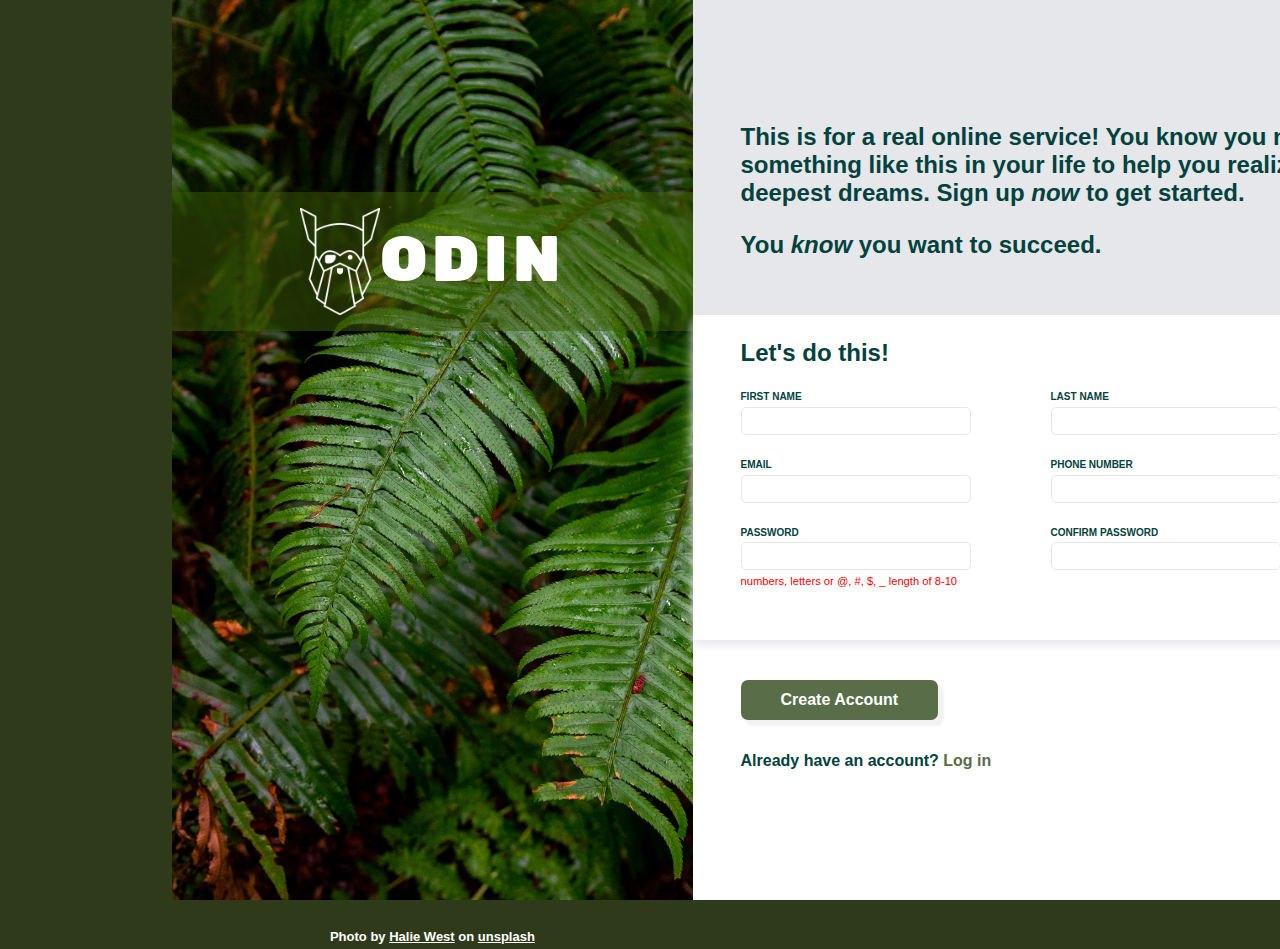
<file: index.html>
<!DOCTYPE html>
<html lang="en">
<head>
    <meta charset="UTF-8">
    <meta name="viewport" content="width=device-width, initial-scale=1.0">
    <title>Sign Up</title>
    <link rel="stylesheet" href="style.css">
</head>
<body>
    <div class="container">
        <div class="img-div">
            <div class="logo-div">
                <img src="./images/odin-lined.png">
                <label class="logo-text">ODIN</label>                
            </div>
            <div class="img-ref">
                <label>Photo by <a href="https://unsplash.com/@haliewestphoto" target="_blank">Halie West</a> on <a href="https://unsplash.com/" target="_blank">unsplash</a></label>
            </div>            
        </div>
        <div class="content-div">
            <div class="content-one">
                <div class="paragraph-div">
                    <p>This is for a real online service! You know you need something like this in your life to help you realize your deepest dreams. Sign up <i>now</i> to get started.</p>
                    <p>You <i>know</i> you want to succeed.</p>
                </div>                
            </div>
            <div class="content-two">
                <p>Let's do this!</p>
                <form method="post" action="after_submit.html" id="frm">
                    <div class="row-one">
                        <div class="inc">
                            <label for="firstname">FIRST NAME</label>
                            <input type="text" id="firstname" name="firstname">
                        </div>
                        <div class="inc">
                            <label for="lastnmae">LAST NAME</label>
                            <input type="text" id="lastnmae" name="lastname">
                        </div>
                    </div>
                    <div class="row-two">
                        <div class="inc">
                            <label for="email">EMAIL</label>
                            <input type="email" id="email" name="email">
                        </div>
                        <div class="inc">
                            <label for="phonenumber">PHONE NUMBER</label>
                            <input type="tel" id="phonenumber" name="phonenumber">
                        </div>
                    </div>
                    <div class="row-three">
                        <div class="inc">
                            <label for="pw1">PASSWORD</label>
                            <input type="password" id="pw1" name="password">
                            <label id="password-alert">numbers, letters or @, #, $, _ length of 8-10</label>
                        </div>
                        <div class="inc">
                            <label for="pw2">CONFIRM PASSWORD</label>
                            <input type="password" id="pw2" name="passwordcheck">
                        </div>
                    </div>
                </div>
                <div class="content-three">
                    <button type="submit" id="btn-submit">Create Account</button>                   
                </form>
                    <p class="signup">Already have an account? <a href="#">Log in</a></p>
                </div>
        </div>
    </div>

    <script src="validation.js"></script>

    <script>
        document.getElementById('frm').addEventListener('submit', function(e){           

            //input values
            let firstname = document.querySelector("#firstname").value;
            let lastname = document.querySelector("#lastnmae").value;
            let email = document.querySelector("#email").value;
            let phonenumber = document.querySelector("#phonenumber").value;
            let passwd = document.querySelector("#pw1").value;
            let re_passwd = document.querySelector("#pw2").value;

            //password alert label
            let err_msg = document.querySelector("#password-alert");

            //regular expressions
            const name_match = /^[A-Z][a-zA-Z '.-]*[A-Za-z][^-]$/;
            const email_match = /^[a-zA-Z0-9._%+-]+@[a-zA-Z0-9.-]+\.[a-zA-Z]{2,}$/;
            const phonenumber_match = /^(\+?\s*(\d\s*){7,15})$/;
            const password_match = /^([a-zA-Z0-9@#$_]{8,10})$/;

            console.log(password_match.test(passwd));

            //check if user entered valid inputs
            if(name_match.test(firstname) && name_match.test(lastname) && email_match.test(email) && phonenumber_match.test(phonenumber) && password_match.test(passwd)){
                //check if password matches with confirm password
                if(passwd.localeCompare(re_passwd) != 0){    
                    e.preventDefault();           
                    err_msg.innerText = "Password mismatch";
                    return false;
                }else{
                    return true;
                }
                return false;
            }else{
                e.preventDefault(); 
            }           
        })
    </script>

</body>
</html>
</file>
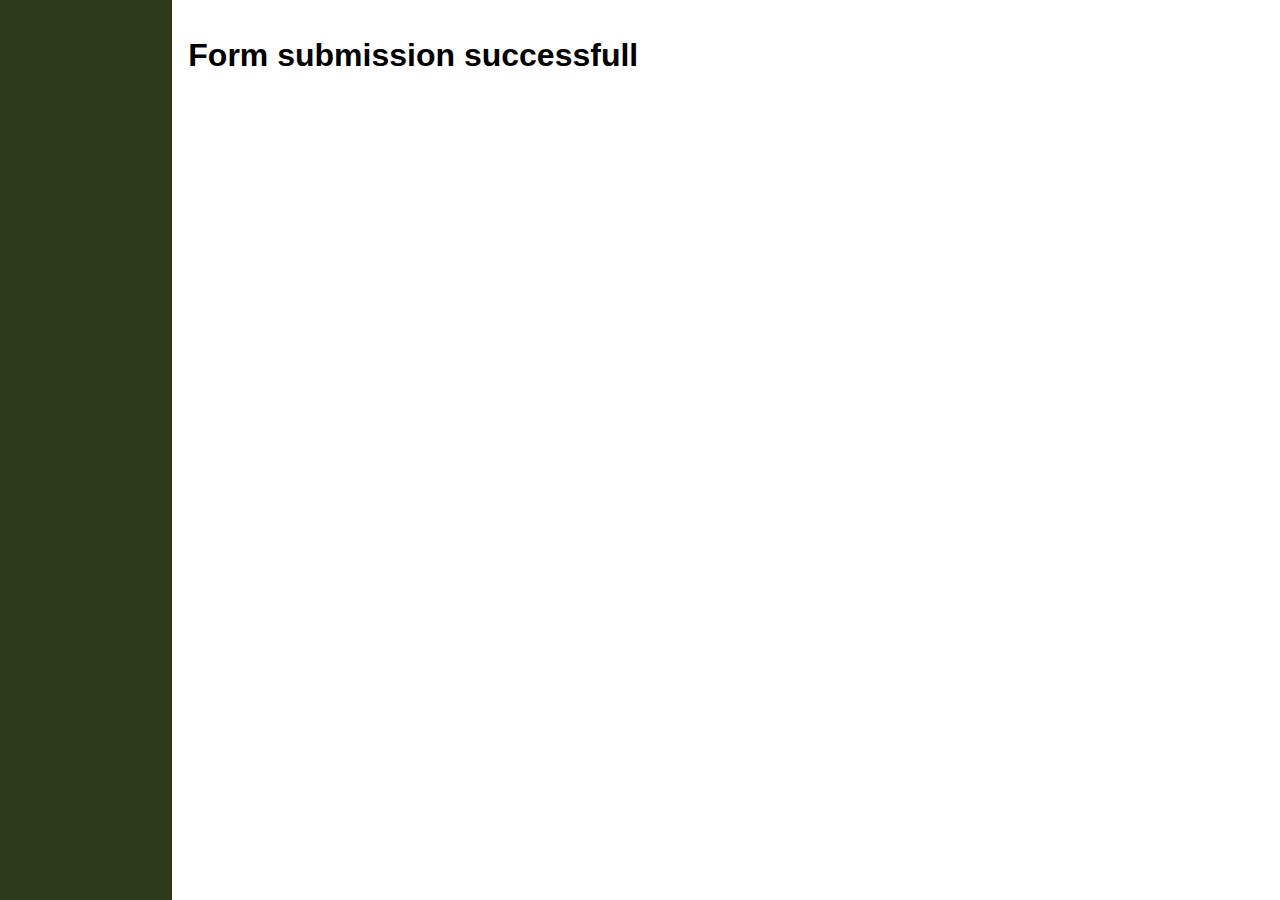
<file: after_submit.html>
<!DOCTYPE html>
<html lang="en">
<head>
    <meta charset="UTF-8">
    <meta name="viewport" content="width=device-width, initial-scale=1.0">
    <title>Sign Up</title>
    <link rel="stylesheet" href="style.css">
</head>
<body>
    <div class="container">
        <h1 id="form-submit-success-msg">Form submission successfull</h1>
    </div>
</body>
</html>
</file>
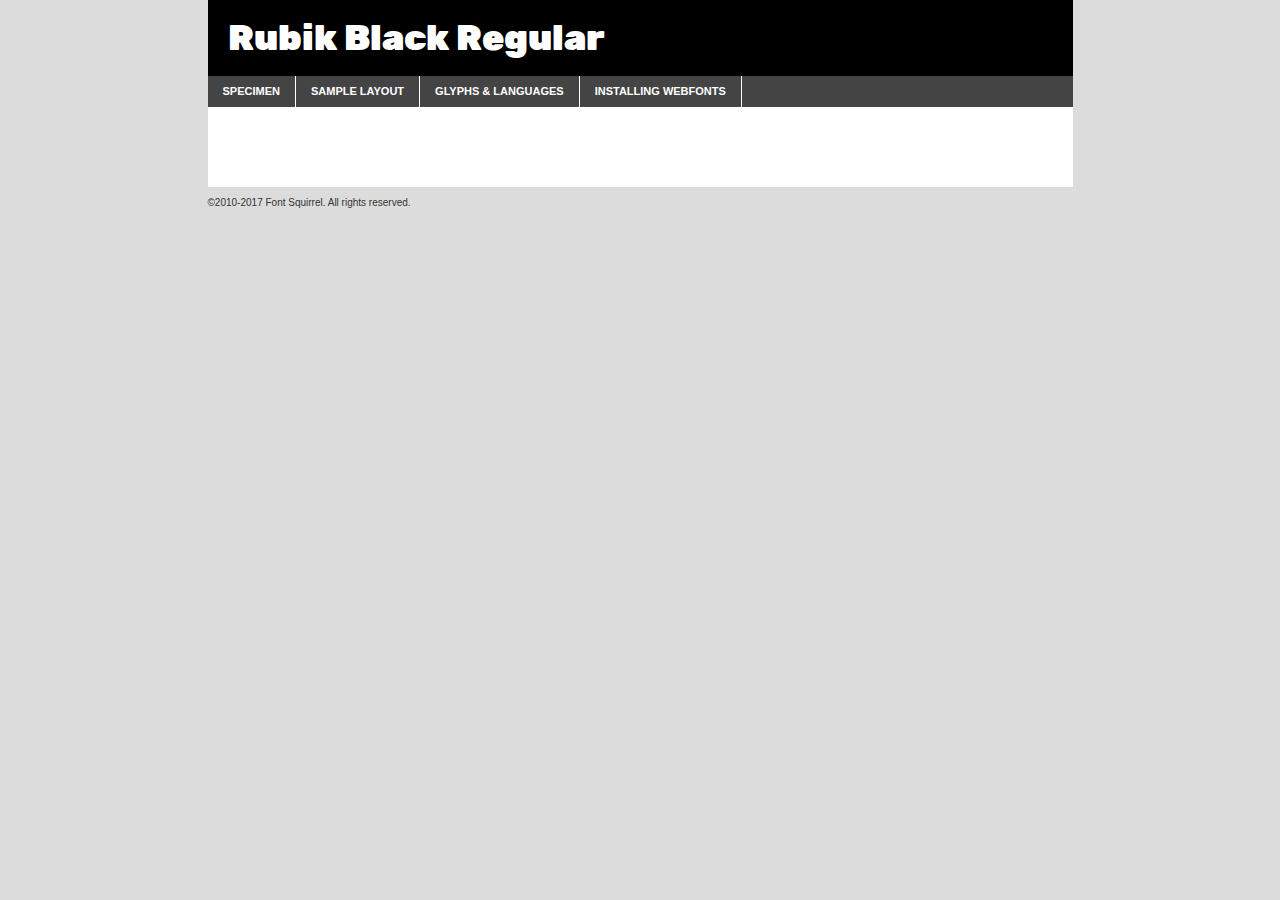
<file: rubik-font/rubik-black-demo.html>
<!DOCTYPE html PUBLIC "-//W3C//DTD XHTML 1.0 Transitional//EN"
        "http://www.w3.org/TR/xhtml1/DTD/xhtml1-transitional.dtd">

<html xmlns="http://www.w3.org/1999/xhtml" xml:lang="en" lang="en">
<head>
    <meta http-equiv="Content-Type" content="text/html; charset=utf-8"/>
    <script src="http://ajax.googleapis.com/ajax/libs/jquery/1.7.2/jquery.min.js" type="text/javascript" charset="utf-8"></script>
    <script type="text/javascript">
		(function($) {
			$.fn.easyTabs = function(option) {
				var param = jQuery.extend({ fadeSpeed: 'fast', defaultContent: 1, activeClass: 'active' }, option);
				$(this).each(function() {
					var thisId = '#' + this.id;
					if ( param.defaultContent == '' )
					{
						param.defaultContent = 1;
					}
					if ( typeof param.defaultContent == 'number' )
					{
						var defaultTab = $(thisId + ' .tabs li:eq(' + (param.defaultContent - 1) + ') a').attr('href').substr(1);
					}
					else
					{
						var defaultTab = param.defaultContent;
					}
					$(thisId + ' .tabs li a').each(function() {
						var tabToHide = $(this).attr('href').substr(1);
						$('#' + tabToHide).addClass('easytabs-tab-content');
					});
					hideAll();
					changeContent(defaultTab);

					function hideAll() {$(thisId + ' .easytabs-tab-content').hide();}

					function changeContent(tabId)
					{
						hideAll();
						$(thisId + ' .tabs li').removeClass(param.activeClass);
						$(thisId + ' .tabs li a[href=#' + tabId + ']').closest('li').addClass(param.activeClass);
						if ( param.fadeSpeed != 'none' )
						{
							$(thisId + ' #' + tabId).fadeIn(param.fadeSpeed);
						}
						else
						{
							$(thisId + ' #' + tabId).show();
						}
					}

					$(thisId + ' .tabs li').click(function() {
						var tabId = $(this).find('a').attr('href').substr(1);
						changeContent(tabId);
						return false;
					});
				});
			}
		})(jQuery);
    </script>
    <link rel="stylesheet" href="specimen_files/specimen_stylesheet.css" type="text/css" charset="utf-8"/>
    <link rel="stylesheet" href="stylesheet.css" type="text/css" charset="utf-8"/>

    <style type="text/css">
        		body {
			font-family: 'rubikblack';
        		}

            </style>

    <title>Rubik Black Regular Specimen</title>


    <script type="text/javascript" charset="utf-8">
		$(document).ready(function() {
			$('#container').easyTabs({ defaultContent: 1 });
		});
    </script>
</head>

<body>
<div id="container">
    <div id="header">
		Rubik Black Regular    </div>
    <ul class="tabs">
        <li><a href="#specimen">Specimen</a></li>
        <li><a href="#layout">Sample Layout</a></li>
		        <li><a href="#glyphs">Glyphs &amp; Languages</a></li>
        <li><a href="#installing">Installing Webfonts</a></li>

    </ul>

    <div id="main_content">


        <div id="specimen">

            <div class="section">
                <div class="grid12 firstcol">
                    <div class="huge">AaBb</div>
                </div>
            </div>

            <div class="section">
                <div class="glyph_range">A&#x200B;B&#x200b;C&#x200b;D&#x200b;E&#x200b;F&#x200b;G&#x200b;H&#x200b;I&#x200b;J&#x200b;K&#x200b;L&#x200b;M&#x200b;N&#x200b;O&#x200b;P&#x200b;Q&#x200b;R&#x200b;S&#x200b;T&#x200b;U&#x200b;V&#x200b;W&#x200b;X&#x200b;Y&#x200b;Z&#x200b;a&#x200b;b&#x200b;c&#x200b;d&#x200b;e&#x200b;f&#x200b;g&#x200b;h&#x200b;i&#x200b;j&#x200b;k&#x200b;l&#x200b;m&#x200b;n&#x200b;o&#x200b;p&#x200b;q&#x200b;r&#x200b;s&#x200b;t&#x200b;u&#x200b;v&#x200b;w&#x200b;x&#x200b;y&#x200b;z&#x200b;1&#x200b;2&#x200b;3&#x200b;4&#x200b;5&#x200b;6&#x200b;7&#x200b;8&#x200b;9&#x200b;0&#x200b;&amp;&#x200b;.&#x200b;,&#x200b;?&#x200b;!&#x200b;&#64;&#x200b;(&#x200b;)&#x200b;#&#x200b;$&#x200b;%&#x200b;*&#x200b;+&#x200b;-&#x200b;=&#x200b;:&#x200b;;</div>
            </div>
            <div class="section">
                <div class="grid12 firstcol">
                    <table class="sample_table">
                        <tr>
                            <td>10</td>
                            <td class="size10">abcdefghijklmnopqrstuvwxyzABCDEFGHIJKLMNOPQRSTUVWXYZ0123456789abcdefghijklmnopqrstuvwxyzABCDEFGHIJKLMNOPQRSTUVWXYZ0123456789abcdefghijklmnopqrstuvwxyzABCDEFGHIJKLMNOPQRSTUVWXYZ</td>
                        </tr>
                        <tr>
                            <td>11</td>
                            <td class="size11">abcdefghijklmnopqrstuvwxyzABCDEFGHIJKLMNOPQRSTUVWXYZ0123456789abcdefghijklmnopqrstuvwxyzABCDEFGHIJKLMNOPQRSTUVWXYZ0123456789abcdefghijklmnopqrstuvwxyzABCDEFGHIJKLMNOPQRSTUVWXYZ</td>
                        </tr>
                        <tr>
                            <td>12</td>
                            <td class="size12">abcdefghijklmnopqrstuvwxyzABCDEFGHIJKLMNOPQRSTUVWXYZ0123456789abcdefghijklmnopqrstuvwxyzABCDEFGHIJKLMNOPQRSTUVWXYZ0123456789abcdefghijklmnopqrstuvwxyzABCDEFGHIJKLMNOPQRSTUVWXYZ</td>
                        </tr>
                        <tr>
                            <td>13</td>
                            <td class="size13">abcdefghijklmnopqrstuvwxyzABCDEFGHIJKLMNOPQRSTUVWXYZ0123456789abcdefghijklmnopqrstuvwxyzABCDEFGHIJKLMNOPQRSTUVWXYZ0123456789abcdefghijklmnopqrstuvwxyzABCDEFGHIJKLMNOPQRSTUVWXYZ</td>
                        </tr>
                        <tr>
                            <td>14</td>
                            <td class="size14">abcdefghijklmnopqrstuvwxyzABCDEFGHIJKLMNOPQRSTUVWXYZ0123456789abcdefghijklmnopqrstuvwxyzABCDEFGHIJKLMNOPQRSTUVWXYZ0123456789abcdefghijklmnopqrstuvwxyzABCDEFGHIJKLMNOPQRSTUVWXYZ</td>
                        </tr>
                        <tr>
                            <td>16</td>
                            <td class="size16">abcdefghijklmnopqrstuvwxyzABCDEFGHIJKLMNOPQRSTUVWXYZ0123456789abcdefghijklmnopqrstuvwxyzABCDEFGHIJKLMNOPQRSTUVWXYZ</td>
                        </tr>
                        <tr>
                            <td>18</td>
                            <td class="size18">abcdefghijklmnopqrstuvwxyzABCDEFGHIJKLMNOPQRSTUVWXYZ0123456789abcdefghijklmnopqrstuvwxyzABCDEFGHIJKLMNOPQRSTUVWXYZ</td>
                        </tr>
                        <tr>
                            <td>20</td>
                            <td class="size20">abcdefghijklmnopqrstuvwxyzABCDEFGHIJKLMNOPQRSTUVWXYZ0123456789abcdefghijklmnopqrstuvwxyzABCDEFGHIJKLMNOPQRSTUVWXYZ</td>
                        </tr>
                        <tr>
                            <td>24</td>
                            <td class="size24">abcdefghijklmnopqrstuvwxyzABCDEFGHIJKLMNOPQRSTUVWXYZ0123456789abcdefghijklmnopqrstuvwxyzABCDEFGHIJKLMNOPQRSTUVWXYZ</td>
                        </tr>
                        <tr>
                            <td>30</td>
                            <td class="size30">abcdefghijklmnopqrstuvwxyzABCDEFGHIJKLMNOPQRSTUVWXYZ0123456789abcdefghijklmnopqrstuvwxyzABCDEFGHIJKLMNOPQRSTUVWXYZ</td>
                        </tr>
                        <tr>
                            <td>36</td>
                            <td class="size36">abcdefghijklmnopqrstuvwxyzABCDEFGHIJKLMNOPQRSTUVWXYZ0123456789abcdefghijklmnopqrstuvwxyzABCDEFGHIJKLMNOPQRSTUVWXYZ</td>
                        </tr>
                        <tr>
                            <td>48</td>
                            <td class="size48">abcdefghijklmnopqrstuvwxyzABCDEFGHIJKLMNOPQRSTUVWXYZ0123456789abcdefghijklmnopqrstuvwxyzABCDEFGHIJKLMNOPQRSTUVWXYZ</td>
                        </tr>
                        <tr>
                            <td>60</td>
                            <td class="size60">abcdefghijklmnopqrstuvwxyzABCDEFGHIJKLMNOPQRSTUVWXYZ0123456789abcdefghijklmnopqrstuvwxyzABCDEFGHIJKLMNOPQRSTUVWXYZ</td>
                        </tr>
                        <tr>
                            <td>72</td>
                            <td class="size72">abcdefghijklmnopqrstuvwxyzABCDEFGHIJKLMNOPQRSTUVWXYZ0123456789abcdefghijklmnopqrstuvwxyzABCDEFGHIJKLMNOPQRSTUVWXYZ</td>
                        </tr>
                        <tr>
                            <td>90</td>
                            <td class="size90">abcdefghijklmnopqrstuvwxyzABCDEFGHIJKLMNOPQRSTUVWXYZ0123456789abcdefghijklmnopqrstuvwxyzABCDEFGHIJKLMNOPQRSTUVWXYZ</td>
                        </tr>
                    </table>

                </div>

            </div>


            <div class="section" id="bodycomparison">


                <div id="xheight">
                    <div class="fontbody">&#x25FC;&#x25FC;&#x25FC;&#x25FC;&#x25FC;&#x25FC;&#x25FC;&#x25FC;&#x25FC;&#x25FC;&#x25FC;&#x25FC;&#x25FC;&#x25FC;&#x25FC;&#x25FC;&#x25FC;&#x25FC;&#x25FC;&#x25FC;&#x25FC;&#x25FC;&#x25FC;&#x25FC;&#x25FC;&#x25FC;&#x25FC;&#x25FC;&#x25FC;&#x25FC;&#x25FC;&#x25FC;&#x25FC;&#x25FC;&#x25FC;&#x25FC;&#x25FC;&#x25FC;&#x25FC;&#x25FC;&#x25FC;&#x25FC;&#x25FC;&#x25FC;&#x25FC;&#x25FC;&#x25FC;&#x25FC;&#x25FC;&#x25FC;&#x25FC;&#x25FC;&#x25FC;&#x25FC;&#x25FC;&#x25FC;&#x25FC;&#x25FC;&#x25FC;&#x25FC;&#x25FC;&#x25FC;&#x25FC;&#x25FC;&#x25FC;&#x25FC;&#x25FC;&#x25FC;&#x25FC;&#x25FC;&#x25FC;&#x25FC;&#x25FC;&#x25FC;&#x25FC;&#x25FC;&#x25FC;&#x25FC;&#x25FC;&#x25FC;&#x25FC;&#x25FC;&#x25FC;&#x25FC;&#x25FC;&#x25FC;&#x25FC;&#x25FC;&#x25FC;&#x25FC;&#x25FC;&#x25FC;&#x25FC;&#x25FC;&#x25FC;&#x25FC;&#x25FC;&#x25FC;&#x25FC;body</div>
                    <div class="arialbody">body</div>
                    <div class="verdanabody">body</div>
                    <div class="georgiabody">body</div>
                </div>
                <div class="fontbody" style="z-index:1">
                    body<span>Rubik Black Regular</span>
                </div>
                <div class="arialbody" style="z-index:1">
                    body<span>Arial</span>
                </div>
                <div class="verdanabody" style="z-index:1">
                    body<span>Verdana</span>
                </div>
                <div class="georgiabody" style="z-index:1">
                    body<span>Georgia</span>
                </div>


            </div>


            <div class="section psample psample_row1" id="">

                <div class="grid2 firstcol">
                    <p class="size10"><span>10.</span>Aenean lacinia bibendum nulla sed consectetur. Fusce dapibus, tellus ac cursus commodo, tortor mauris condimentum nibh, ut fermentum massa justo sit amet risus. Nullam id dolor id nibh ultricies vehicula ut id elit. Cum sociis natoque penatibus et magnis dis parturient montes, nascetur ridiculus mus. Nulla vitae elit libero, a pharetra augue.</p>

                </div>
                <div class="grid3">
                    <p class="size11"><span>11.</span>Aenean lacinia bibendum nulla sed consectetur. Fusce dapibus, tellus ac cursus commodo, tortor mauris condimentum nibh, ut fermentum massa justo sit amet risus. Nullam id dolor id nibh ultricies vehicula ut id elit. Cum sociis natoque penatibus et magnis dis parturient montes, nascetur ridiculus mus. Nulla vitae elit libero, a pharetra augue.</p>

                </div>
                <div class="grid3">
                    <p class="size12"><span>12.</span>Aenean lacinia bibendum nulla sed consectetur. Fusce dapibus, tellus ac cursus commodo, tortor mauris condimentum nibh, ut fermentum massa justo sit amet risus. Nullam id dolor id nibh ultricies vehicula ut id elit. Cum sociis natoque penatibus et magnis dis parturient montes, nascetur ridiculus mus. Nulla vitae elit libero, a pharetra augue.</p>

                </div>
                <div class="grid4">
                    <p class="size13"><span>13.</span>Aenean lacinia bibendum nulla sed consectetur. Fusce dapibus, tellus ac cursus commodo, tortor mauris condimentum nibh, ut fermentum massa justo sit amet risus. Nullam id dolor id nibh ultricies vehicula ut id elit. Cum sociis natoque penatibus et magnis dis parturient montes, nascetur ridiculus mus. Nulla vitae elit libero, a pharetra augue.</p>

                </div>
                <div class="white_blend"></div>

            </div>
            <div class="section psample psample_row2" id="">
                <div class="grid3 firstcol">
                    <p class="size14"><span>14.</span>Aenean lacinia bibendum nulla sed consectetur. Fusce dapibus, tellus ac cursus commodo, tortor mauris condimentum nibh, ut fermentum massa justo sit amet risus. Nullam id dolor id nibh ultricies vehicula ut id elit. Cum sociis natoque penatibus et magnis dis parturient montes, nascetur ridiculus mus. Nulla vitae elit libero, a pharetra augue.</p>

                </div>
                <div class="grid4">
                    <p class="size16"><span>16.</span>Aenean lacinia bibendum nulla sed consectetur. Fusce dapibus, tellus ac cursus commodo, tortor mauris condimentum nibh, ut fermentum massa justo sit amet risus. Nullam id dolor id nibh ultricies vehicula ut id elit. Cum sociis natoque penatibus et magnis dis parturient montes, nascetur ridiculus mus. Nulla vitae elit libero, a pharetra augue.</p>

                </div>
                <div class="grid5">
                    <p class="size18"><span>18.</span>Aenean lacinia bibendum nulla sed consectetur. Fusce dapibus, tellus ac cursus commodo, tortor mauris condimentum nibh, ut fermentum massa justo sit amet risus. Nullam id dolor id nibh ultricies vehicula ut id elit. Cum sociis natoque penatibus et magnis dis parturient montes, nascetur ridiculus mus. Nulla vitae elit libero, a pharetra augue.</p>

                </div>

                <div class="white_blend"></div>

            </div>

            <div class="section psample psample_row3" id="">
                <div class="grid5 firstcol">
                    <p class="size20"><span>20.</span>Aenean lacinia bibendum nulla sed consectetur. Fusce dapibus, tellus ac cursus commodo, tortor mauris condimentum nibh, ut fermentum massa justo sit amet risus. Nullam id dolor id nibh ultricies vehicula ut id elit. Cum sociis natoque penatibus et magnis dis parturient montes, nascetur ridiculus mus. Nulla vitae elit libero, a pharetra augue.</p>
                </div>
                <div class="grid7">
                    <p class="size24"><span>24.</span>Aenean lacinia bibendum nulla sed consectetur. Fusce dapibus, tellus ac cursus commodo, tortor mauris condimentum nibh, ut fermentum massa justo sit amet risus. Nullam id dolor id nibh ultricies vehicula ut id elit. Cum sociis natoque penatibus et magnis dis parturient montes, nascetur ridiculus mus. Nulla vitae elit libero, a pharetra augue.</p>
                </div>

                <div class="white_blend"></div>

            </div>

            <div class="section psample psample_row4" id="">
                <div class="grid12 firstcol">
                    <p class="size30"><span>30.</span>Aenean lacinia bibendum nulla sed consectetur. Fusce dapibus, tellus ac cursus commodo, tortor mauris condimentum nibh, ut fermentum massa justo sit amet risus. Nullam id dolor id nibh ultricies vehicula ut id elit. Cum sociis natoque penatibus et magnis dis parturient montes, nascetur ridiculus mus. Nulla vitae elit libero, a pharetra augue.</p>
                </div>
                <div class="white_blend"></div>

            </div>


            <div class="section psample psample_row1 fullreverse">
                <div class="grid2 firstcol">
                    <p class="size10"><span>10.</span>Aenean lacinia bibendum nulla sed consectetur. Fusce dapibus, tellus ac cursus commodo, tortor mauris condimentum nibh, ut fermentum massa justo sit amet risus. Nullam id dolor id nibh ultricies vehicula ut id elit. Cum sociis natoque penatibus et magnis dis parturient montes, nascetur ridiculus mus. Nulla vitae elit libero, a pharetra augue.</p>

                </div>
                <div class="grid3">
                    <p class="size11"><span>11.</span>Aenean lacinia bibendum nulla sed consectetur. Fusce dapibus, tellus ac cursus commodo, tortor mauris condimentum nibh, ut fermentum massa justo sit amet risus. Nullam id dolor id nibh ultricies vehicula ut id elit. Cum sociis natoque penatibus et magnis dis parturient montes, nascetur ridiculus mus. Nulla vitae elit libero, a pharetra augue.</p>

                </div>
                <div class="grid3">
                    <p class="size12"><span>12.</span>Aenean lacinia bibendum nulla sed consectetur. Fusce dapibus, tellus ac cursus commodo, tortor mauris condimentum nibh, ut fermentum massa justo sit amet risus. Nullam id dolor id nibh ultricies vehicula ut id elit. Cum sociis natoque penatibus et magnis dis parturient montes, nascetur ridiculus mus. Nulla vitae elit libero, a pharetra augue.</p>

                </div>
                <div class="grid4">
                    <p class="size13"><span>13.</span>Aenean lacinia bibendum nulla sed consectetur. Fusce dapibus, tellus ac cursus commodo, tortor mauris condimentum nibh, ut fermentum massa justo sit amet risus. Nullam id dolor id nibh ultricies vehicula ut id elit. Cum sociis natoque penatibus et magnis dis parturient montes, nascetur ridiculus mus. Nulla vitae elit libero, a pharetra augue.</p>

                </div>
                <div class="black_blend"></div>

            </div>

            <div class="section psample psample_row2 fullreverse">
                <div class="grid3 firstcol">
                    <p class="size14"><span>14.</span>Aenean lacinia bibendum nulla sed consectetur. Fusce dapibus, tellus ac cursus commodo, tortor mauris condimentum nibh, ut fermentum massa justo sit amet risus. Nullam id dolor id nibh ultricies vehicula ut id elit. Cum sociis natoque penatibus et magnis dis parturient montes, nascetur ridiculus mus. Nulla vitae elit libero, a pharetra augue.</p>

                </div>
                <div class="grid4">
                    <p class="size16"><span>16.</span>Aenean lacinia bibendum nulla sed consectetur. Fusce dapibus, tellus ac cursus commodo, tortor mauris condimentum nibh, ut fermentum massa justo sit amet risus. Nullam id dolor id nibh ultricies vehicula ut id elit. Cum sociis natoque penatibus et magnis dis parturient montes, nascetur ridiculus mus. Nulla vitae elit libero, a pharetra augue.</p>

                </div>
                <div class="grid5">
                    <p class="size18"><span>18.</span>Aenean lacinia bibendum nulla sed consectetur. Fusce dapibus, tellus ac cursus commodo, tortor mauris condimentum nibh, ut fermentum massa justo sit amet risus. Nullam id dolor id nibh ultricies vehicula ut id elit. Cum sociis natoque penatibus et magnis dis parturient montes, nascetur ridiculus mus. Nulla vitae elit libero, a pharetra augue.</p>

                </div>
                <div class="black_blend"></div>

            </div>

            <div class="section psample fullreverse psample_row3" id="">
                <div class="grid5 firstcol">
                    <p class="size20"><span>20.</span>Aenean lacinia bibendum nulla sed consectetur. Fusce dapibus, tellus ac cursus commodo, tortor mauris condimentum nibh, ut fermentum massa justo sit amet risus. Nullam id dolor id nibh ultricies vehicula ut id elit. Cum sociis natoque penatibus et magnis dis parturient montes, nascetur ridiculus mus. Nulla vitae elit libero, a pharetra augue.</p>
                </div>
                <div class="grid7">
                    <p class="size24"><span>24.</span>Aenean lacinia bibendum nulla sed consectetur. Fusce dapibus, tellus ac cursus commodo, tortor mauris condimentum nibh, ut fermentum massa justo sit amet risus. Nullam id dolor id nibh ultricies vehicula ut id elit. Cum sociis natoque penatibus et magnis dis parturient montes, nascetur ridiculus mus. Nulla vitae elit libero, a pharetra augue.</p>
                </div>

                <div class="black_blend"></div>

            </div>

            <div class="section psample fullreverse psample_row4" id="" style="border-bottom: 20px #000 solid;">
                <div class="grid12 firstcol">
                    <p class="size30"><span>30.</span>Aenean lacinia bibendum nulla sed consectetur. Fusce dapibus, tellus ac cursus commodo, tortor mauris condimentum nibh, ut fermentum massa justo sit amet risus. Nullam id dolor id nibh ultricies vehicula ut id elit. Cum sociis natoque penatibus et magnis dis parturient montes, nascetur ridiculus mus. Nulla vitae elit libero, a pharetra augue.</p>
                </div>
                <div class="black_blend"></div>

            </div>


        </div>

        <div id="layout">

            <div class="section">

                <div class="grid12 firstcol">
                    <h1>Lorem Ipsum Dolor</h1>
                    <h2>Etiam porta sem malesuada magna mollis euismod</h2>

                    <p class="byline">By <a href="#link">Aenean Lacinia</a></p>
                </div>
            </div>
            <div class="section">
                <div class="grid8 firstcol">
                    <p class="large">Donec sed odio dui. Morbi leo risus, porta ac consectetur ac, vestibulum at eros. Fusce dapibus, tellus ac cursus commodo, tortor mauris condimentum nibh, ut fermentum massa justo sit amet risus. </p>


                    <h3>Pellentesque ornare sem</h3>

                    <p>Maecenas sed diam eget risus varius blandit sit amet non magna. Maecenas faucibus mollis interdum. Donec ullamcorper nulla non metus auctor fringilla. Nullam id dolor id nibh ultricies vehicula ut id elit. Nullam id dolor id nibh ultricies vehicula ut id elit. </p>

                    <p>Aenean eu leo quam. Pellentesque ornare sem lacinia quam venenatis vestibulum. Lorem ipsum dolor sit amet, consectetur adipiscing elit. Cum sociis natoque penatibus et magnis dis parturient montes, nascetur ridiculus mus. </p>

                    <p>Nulla vitae elit libero, a pharetra augue. Praesent commodo cursus magna, vel scelerisque nisl consectetur et. Aenean lacinia bibendum nulla sed consectetur. </p>

                    <p>Nullam quis risus eget urna mollis ornare vel eu leo. Nullam quis risus eget urna mollis ornare vel eu leo. Maecenas sed diam eget risus varius blandit sit amet non magna. Donec ullamcorper nulla non metus auctor fringilla. </p>

                    <h3>Cras mattis consectetur</h3>

                    <p>Aenean eu leo quam. Pellentesque ornare sem lacinia quam venenatis vestibulum. Aenean lacinia bibendum nulla sed consectetur. Integer posuere erat a ante venenatis dapibus posuere velit aliquet. Cras mattis consectetur purus sit amet fermentum. </p>

                    <p>Nullam id dolor id nibh ultricies vehicula ut id elit. Nullam quis risus eget urna mollis ornare vel eu leo. Cras mattis consectetur purus sit amet fermentum.</p>
                </div>

                <div class="grid4 sidebar">

                    <div class="box reverse">
                        <p class="last">Nullam quis risus eget urna mollis ornare vel eu leo. Donec ullamcorper nulla non metus auctor fringilla. Cras mattis consectetur purus sit amet fermentum. Sed posuere consectetur est at lobortis. Lorem ipsum dolor sit amet, consectetur adipiscing elit. </p>
                    </div>

                    <p class="caption">Maecenas sed diam eget risus varius.</p>

                    <p>Vestibulum id ligula porta felis euismod semper. Integer posuere erat a ante venenatis dapibus posuere velit aliquet. Vestibulum id ligula porta felis euismod semper. Sed posuere consectetur est at lobortis. Maecenas sed diam eget risus varius blandit sit amet non magna. Fusce dapibus, tellus ac cursus commodo, tortor mauris condimentum nibh, ut fermentum massa justo sit amet risus. </p>


                    <p>Duis mollis, est non commodo luctus, nisi erat porttitor ligula, eget lacinia odio sem nec elit. Aenean lacinia bibendum nulla sed consectetur. Vivamus sagittis lacus vel augue laoreet rutrum faucibus dolor auctor. Aenean lacinia bibendum nulla sed consectetur. Nullam quis risus eget urna mollis ornare vel eu leo. </p>

                    <p>Praesent commodo cursus magna, vel scelerisque nisl consectetur et. Donec ullamcorper nulla non metus auctor fringilla. Maecenas faucibus mollis interdum. Fusce dapibus, tellus ac cursus commodo, tortor mauris condimentum nibh, ut fermentum massa justo sit amet risus. </p>

                </div>
            </div>

        </div>


		

        <div id="glyphs">
            <div class="section">
                <div class="grid12 firstcol">

                    <h1>Language Support</h1>
                    <p>The subset of Rubik Black Regular in this kit supports the following languages:<br/>

						Albanian, Basque, Breton, Chamorro, Danish, Dutch, English, Faroese, Finnish, French, Frisian, Galician, German, Icelandic, Italian, Malagasy, Norwegian, Portuguese, Spanish, Alsatian, Aragonese, Arapaho, Arrernte, Asturian, Aymara, Bislama, Cebuano, Corsican, Fijian, French_creole, Genoese, Gilbertese, Greenlandic, Haitian_creole, Hiligaynon, Hmong, Hopi, Ibanag, Iloko_ilokano, Indonesian, Interglossa_glosa, Interlingua, Irish_gaelic, Jerriais, Lojban, Lombard, Luxembourgeois, Manx, Mohawk, Norfolk_pitcairnese, Occitan, Oromo, Pangasinan, Papiamento, Piedmontese, Potawatomi, Rhaeto-romance, Romansh, Rotokas, Sami_lule, Samoan, Sardinian, Scots_gaelic, Seychelles_creole, Shona, Sicilian, Somali, Southern_ndebele, Swahili, Swati_swazi, Tagalog_filipino_pilipino, Tetum, Tok_pisin, Uyghur_latinized, Volapuk, Walloon, Warlpiri, Xhosa, Yapese, Zulu, Latinbasic, Ubasic, Demo                    </p>
                    <h1>Glyph Chart</h1>
                    <p>The subset of Rubik Black Regular in this kit includes all the glyphs listed below. Unicode entities are included above each glyph to help you insert individual characters into your layout.</p>
                    <div id="glyph_chart">

																																	                                <div><p>&amp;#13;</p>&#13;</div>
																				                                <div><p>&amp;#32;</p>&#32;</div>
																				                                <div><p>&amp;#33;</p>&#33;</div>
																				                                <div><p>&amp;#34;</p>&#34;</div>
																				                                <div><p>&amp;#35;</p>&#35;</div>
																				                                <div><p>&amp;#36;</p>&#36;</div>
																				                                <div><p>&amp;#37;</p>&#37;</div>
																				                                <div><p>&amp;#38;</p>&#38;</div>
																				                                <div><p>&amp;#39;</p>&#39;</div>
																				                                <div><p>&amp;#40;</p>&#40;</div>
																				                                <div><p>&amp;#41;</p>&#41;</div>
																				                                <div><p>&amp;#42;</p>&#42;</div>
																				                                <div><p>&amp;#43;</p>&#43;</div>
																				                                <div><p>&amp;#44;</p>&#44;</div>
																				                                <div><p>&amp;#45;</p>&#45;</div>
																				                                <div><p>&amp;#46;</p>&#46;</div>
																				                                <div><p>&amp;#47;</p>&#47;</div>
																				                                <div><p>&amp;#48;</p>&#48;</div>
																				                                <div><p>&amp;#49;</p>&#49;</div>
																				                                <div><p>&amp;#50;</p>&#50;</div>
																				                                <div><p>&amp;#51;</p>&#51;</div>
																				                                <div><p>&amp;#52;</p>&#52;</div>
																				                                <div><p>&amp;#53;</p>&#53;</div>
																				                                <div><p>&amp;#54;</p>&#54;</div>
																				                                <div><p>&amp;#55;</p>&#55;</div>
																				                                <div><p>&amp;#56;</p>&#56;</div>
																				                                <div><p>&amp;#57;</p>&#57;</div>
																				                                <div><p>&amp;#58;</p>&#58;</div>
																				                                <div><p>&amp;#59;</p>&#59;</div>
																				                                <div><p>&amp;#60;</p>&#60;</div>
																				                                <div><p>&amp;#61;</p>&#61;</div>
																				                                <div><p>&amp;#62;</p>&#62;</div>
																				                                <div><p>&amp;#63;</p>&#63;</div>
																				                                <div><p>&amp;#64;</p>&#64;</div>
																				                                <div><p>&amp;#65;</p>&#65;</div>
																				                                <div><p>&amp;#66;</p>&#66;</div>
																				                                <div><p>&amp;#67;</p>&#67;</div>
																				                                <div><p>&amp;#68;</p>&#68;</div>
																				                                <div><p>&amp;#69;</p>&#69;</div>
																				                                <div><p>&amp;#70;</p>&#70;</div>
																				                                <div><p>&amp;#71;</p>&#71;</div>
																				                                <div><p>&amp;#72;</p>&#72;</div>
																				                                <div><p>&amp;#73;</p>&#73;</div>
																				                                <div><p>&amp;#74;</p>&#74;</div>
																				                                <div><p>&amp;#75;</p>&#75;</div>
																				                                <div><p>&amp;#76;</p>&#76;</div>
																				                                <div><p>&amp;#77;</p>&#77;</div>
																				                                <div><p>&amp;#78;</p>&#78;</div>
																				                                <div><p>&amp;#79;</p>&#79;</div>
																				                                <div><p>&amp;#80;</p>&#80;</div>
																				                                <div><p>&amp;#81;</p>&#81;</div>
																				                                <div><p>&amp;#82;</p>&#82;</div>
																				                                <div><p>&amp;#83;</p>&#83;</div>
																				                                <div><p>&amp;#84;</p>&#84;</div>
																				                                <div><p>&amp;#85;</p>&#85;</div>
																				                                <div><p>&amp;#86;</p>&#86;</div>
																				                                <div><p>&amp;#87;</p>&#87;</div>
																				                                <div><p>&amp;#88;</p>&#88;</div>
																				                                <div><p>&amp;#89;</p>&#89;</div>
																				                                <div><p>&amp;#90;</p>&#90;</div>
																				                                <div><p>&amp;#91;</p>&#91;</div>
																				                                <div><p>&amp;#92;</p>&#92;</div>
																				                                <div><p>&amp;#93;</p>&#93;</div>
																				                                <div><p>&amp;#94;</p>&#94;</div>
																				                                <div><p>&amp;#95;</p>&#95;</div>
																				                                <div><p>&amp;#96;</p>&#96;</div>
																				                                <div><p>&amp;#97;</p>&#97;</div>
																				                                <div><p>&amp;#98;</p>&#98;</div>
																				                                <div><p>&amp;#99;</p>&#99;</div>
																				                                <div><p>&amp;#100;</p>&#100;</div>
																				                                <div><p>&amp;#101;</p>&#101;</div>
																				                                <div><p>&amp;#102;</p>&#102;</div>
																				                                <div><p>&amp;#103;</p>&#103;</div>
																				                                <div><p>&amp;#104;</p>&#104;</div>
																				                                <div><p>&amp;#105;</p>&#105;</div>
																				                                <div><p>&amp;#106;</p>&#106;</div>
																				                                <div><p>&amp;#107;</p>&#107;</div>
																				                                <div><p>&amp;#108;</p>&#108;</div>
																				                                <div><p>&amp;#109;</p>&#109;</div>
																				                                <div><p>&amp;#110;</p>&#110;</div>
																				                                <div><p>&amp;#111;</p>&#111;</div>
																				                                <div><p>&amp;#112;</p>&#112;</div>
																				                                <div><p>&amp;#113;</p>&#113;</div>
																				                                <div><p>&amp;#114;</p>&#114;</div>
																				                                <div><p>&amp;#115;</p>&#115;</div>
																				                                <div><p>&amp;#116;</p>&#116;</div>
																				                                <div><p>&amp;#117;</p>&#117;</div>
																				                                <div><p>&amp;#118;</p>&#118;</div>
																				                                <div><p>&amp;#119;</p>&#119;</div>
																				                                <div><p>&amp;#120;</p>&#120;</div>
																				                                <div><p>&amp;#121;</p>&#121;</div>
																				                                <div><p>&amp;#122;</p>&#122;</div>
																				                                <div><p>&amp;#123;</p>&#123;</div>
																				                                <div><p>&amp;#124;</p>&#124;</div>
																				                                <div><p>&amp;#125;</p>&#125;</div>
																				                                <div><p>&amp;#126;</p>&#126;</div>
																				                                <div><p>&amp;#160;</p>&#160;</div>
																				                                <div><p>&amp;#161;</p>&#161;</div>
																				                                <div><p>&amp;#162;</p>&#162;</div>
																				                                <div><p>&amp;#163;</p>&#163;</div>
																				                                <div><p>&amp;#164;</p>&#164;</div>
																				                                <div><p>&amp;#165;</p>&#165;</div>
																				                                <div><p>&amp;#166;</p>&#166;</div>
																				                                <div><p>&amp;#167;</p>&#167;</div>
																				                                <div><p>&amp;#168;</p>&#168;</div>
																				                                <div><p>&amp;#169;</p>&#169;</div>
																				                                <div><p>&amp;#170;</p>&#170;</div>
																				                                <div><p>&amp;#171;</p>&#171;</div>
																				                                <div><p>&amp;#172;</p>&#172;</div>
																				                                <div><p>&amp;#173;</p>&#173;</div>
																				                                <div><p>&amp;#174;</p>&#174;</div>
																				                                <div><p>&amp;#175;</p>&#175;</div>
																				                                <div><p>&amp;#176;</p>&#176;</div>
																				                                <div><p>&amp;#177;</p>&#177;</div>
																				                                <div><p>&amp;#178;</p>&#178;</div>
																				                                <div><p>&amp;#179;</p>&#179;</div>
																				                                <div><p>&amp;#180;</p>&#180;</div>
																				                                <div><p>&amp;#181;</p>&#181;</div>
																				                                <div><p>&amp;#182;</p>&#182;</div>
																				                                <div><p>&amp;#183;</p>&#183;</div>
																				                                <div><p>&amp;#184;</p>&#184;</div>
																				                                <div><p>&amp;#185;</p>&#185;</div>
																				                                <div><p>&amp;#186;</p>&#186;</div>
																				                                <div><p>&amp;#187;</p>&#187;</div>
																				                                <div><p>&amp;#188;</p>&#188;</div>
																				                                <div><p>&amp;#189;</p>&#189;</div>
																				                                <div><p>&amp;#190;</p>&#190;</div>
																				                                <div><p>&amp;#191;</p>&#191;</div>
																				                                <div><p>&amp;#192;</p>&#192;</div>
																				                                <div><p>&amp;#193;</p>&#193;</div>
																				                                <div><p>&amp;#194;</p>&#194;</div>
																				                                <div><p>&amp;#195;</p>&#195;</div>
																				                                <div><p>&amp;#196;</p>&#196;</div>
																				                                <div><p>&amp;#197;</p>&#197;</div>
																				                                <div><p>&amp;#198;</p>&#198;</div>
																				                                <div><p>&amp;#199;</p>&#199;</div>
																				                                <div><p>&amp;#200;</p>&#200;</div>
																				                                <div><p>&amp;#201;</p>&#201;</div>
																				                                <div><p>&amp;#202;</p>&#202;</div>
																				                                <div><p>&amp;#203;</p>&#203;</div>
																				                                <div><p>&amp;#204;</p>&#204;</div>
																				                                <div><p>&amp;#205;</p>&#205;</div>
																				                                <div><p>&amp;#206;</p>&#206;</div>
																				                                <div><p>&amp;#207;</p>&#207;</div>
																				                                <div><p>&amp;#208;</p>&#208;</div>
																				                                <div><p>&amp;#209;</p>&#209;</div>
																				                                <div><p>&amp;#210;</p>&#210;</div>
																				                                <div><p>&amp;#211;</p>&#211;</div>
																				                                <div><p>&amp;#212;</p>&#212;</div>
																				                                <div><p>&amp;#213;</p>&#213;</div>
																				                                <div><p>&amp;#214;</p>&#214;</div>
																				                                <div><p>&amp;#215;</p>&#215;</div>
																				                                <div><p>&amp;#216;</p>&#216;</div>
																				                                <div><p>&amp;#217;</p>&#217;</div>
																				                                <div><p>&amp;#218;</p>&#218;</div>
																				                                <div><p>&amp;#219;</p>&#219;</div>
																				                                <div><p>&amp;#220;</p>&#220;</div>
																				                                <div><p>&amp;#221;</p>&#221;</div>
																				                                <div><p>&amp;#222;</p>&#222;</div>
																				                                <div><p>&amp;#223;</p>&#223;</div>
																				                                <div><p>&amp;#224;</p>&#224;</div>
																				                                <div><p>&amp;#225;</p>&#225;</div>
																				                                <div><p>&amp;#226;</p>&#226;</div>
																				                                <div><p>&amp;#227;</p>&#227;</div>
																				                                <div><p>&amp;#228;</p>&#228;</div>
																				                                <div><p>&amp;#229;</p>&#229;</div>
																				                                <div><p>&amp;#230;</p>&#230;</div>
																				                                <div><p>&amp;#231;</p>&#231;</div>
																				                                <div><p>&amp;#232;</p>&#232;</div>
																				                                <div><p>&amp;#233;</p>&#233;</div>
																				                                <div><p>&amp;#234;</p>&#234;</div>
																				                                <div><p>&amp;#235;</p>&#235;</div>
																				                                <div><p>&amp;#236;</p>&#236;</div>
																				                                <div><p>&amp;#237;</p>&#237;</div>
																				                                <div><p>&amp;#238;</p>&#238;</div>
																				                                <div><p>&amp;#239;</p>&#239;</div>
																				                                <div><p>&amp;#240;</p>&#240;</div>
																				                                <div><p>&amp;#241;</p>&#241;</div>
																				                                <div><p>&amp;#242;</p>&#242;</div>
																				                                <div><p>&amp;#243;</p>&#243;</div>
																				                                <div><p>&amp;#244;</p>&#244;</div>
																				                                <div><p>&amp;#245;</p>&#245;</div>
																				                                <div><p>&amp;#246;</p>&#246;</div>
																				                                <div><p>&amp;#247;</p>&#247;</div>
																				                                <div><p>&amp;#248;</p>&#248;</div>
																				                                <div><p>&amp;#249;</p>&#249;</div>
																				                                <div><p>&amp;#250;</p>&#250;</div>
																				                                <div><p>&amp;#251;</p>&#251;</div>
																				                                <div><p>&amp;#252;</p>&#252;</div>
																				                                <div><p>&amp;#253;</p>&#253;</div>
																				                                <div><p>&amp;#254;</p>&#254;</div>
																				                                <div><p>&amp;#255;</p>&#255;</div>
																				                                <div><p>&amp;#338;</p>&#338;</div>
																				                                <div><p>&amp;#339;</p>&#339;</div>
																				                                <div><p>&amp;#376;</p>&#376;</div>
																				                                <div><p>&amp;#710;</p>&#710;</div>
																				                                <div><p>&amp;#732;</p>&#732;</div>
																				                                <div><p>&amp;#8192;</p>&#8192;</div>
																				                                <div><p>&amp;#8193;</p>&#8193;</div>
																				                                <div><p>&amp;#8194;</p>&#8194;</div>
																				                                <div><p>&amp;#8195;</p>&#8195;</div>
																				                                <div><p>&amp;#8196;</p>&#8196;</div>
																				                                <div><p>&amp;#8197;</p>&#8197;</div>
																				                                <div><p>&amp;#8198;</p>&#8198;</div>
																				                                <div><p>&amp;#8199;</p>&#8199;</div>
																				                                <div><p>&amp;#8200;</p>&#8200;</div>
																				                                <div><p>&amp;#8201;</p>&#8201;</div>
																				                                <div><p>&amp;#8202;</p>&#8202;</div>
																				                                <div><p>&amp;#8208;</p>&#8208;</div>
																				                                <div><p>&amp;#8209;</p>&#8209;</div>
																				                                <div><p>&amp;#8210;</p>&#8210;</div>
																				                                <div><p>&amp;#8211;</p>&#8211;</div>
																				                                <div><p>&amp;#8212;</p>&#8212;</div>
																				                                <div><p>&amp;#8216;</p>&#8216;</div>
																				                                <div><p>&amp;#8217;</p>&#8217;</div>
																				                                <div><p>&amp;#8218;</p>&#8218;</div>
																				                                <div><p>&amp;#8220;</p>&#8220;</div>
																				                                <div><p>&amp;#8221;</p>&#8221;</div>
																				                                <div><p>&amp;#8222;</p>&#8222;</div>
																				                                <div><p>&amp;#8226;</p>&#8226;</div>
																				                                <div><p>&amp;#8230;</p>&#8230;</div>
																				                                <div><p>&amp;#8239;</p>&#8239;</div>
																				                                <div><p>&amp;#8249;</p>&#8249;</div>
																				                                <div><p>&amp;#8250;</p>&#8250;</div>
																				                                <div><p>&amp;#8287;</p>&#8287;</div>
																				                                <div><p>&amp;#8364;</p>&#8364;</div>
																				                                <div><p>&amp;#8482;</p>&#8482;</div>
																				                                <div><p>&amp;#9724;</p>&#9724;</div>
																				                                <div><p>&amp;#64257;</p>&#64257;</div>
																				                                <div><p>&amp;#64258;</p>&#64258;</div>
																				                                <div><p>&amp;#64259;</p>&#64259;</div>
																				                                <div><p>&amp;#64260;</p>&#64260;</div>
																																                    </div>
                </div>


            </div>
        </div>


        <div id="specs">

        </div>

        <div id="installing">
            <div class="section">
                <div class="grid7 firstcol">
                    <h1>Installing Webfonts</h1>

                    <p>Webfonts are supported by all major browser platforms but not all in the same way. There are currently four different font formats that must be included in order to target all browsers. This includes TTF, WOFF, EOT and SVG.</p>

                    <h2>1. Upload your webfonts</h2>
                    <p>You must upload your webfont kit to your website. They should be in or near the same directory as your CSS files.</p>

                    <h2>2. Include the webfont stylesheet</h2>
                    <p>A special CSS @font-face declaration helps the various browsers select the appropriate font it needs without causing you a bunch of headaches. Learn more about this syntax by reading the <a href="https://www.fontspring.com/blog/further-hardening-of-the-bulletproof-syntax">Fontspring blog post</a> about it. The code for it is as follows:</p>


                    <code>
                        @font-face{
                        font-family: 'MyWebFont';
                        src: url('WebFont.eot');
                        src: url('WebFont.eot?#iefix') format('embedded-opentype'),
                        url('WebFont.woff') format('woff'),
                        url('WebFont.ttf') format('truetype'),
                        url('WebFont.svg#webfont') format('svg');
                        }
                    </code>

                    <p>We've already gone ahead and generated the code for you. All you have to do is link to the stylesheet in your HTML, like this:</p>
                    <code>&lt;link rel=&quot;stylesheet&quot; href=&quot;stylesheet.css&quot; type=&quot;text/css&quot; charset=&quot;utf-8&quot; /&gt;</code>

                    <h2>3. Modify your own stylesheet</h2>
                    <p>To take advantage of your new fonts, you must tell your stylesheet to use them. Look at the original @font-face declaration above and find the property called "font-family." The name linked there will be what you use to reference the font. Prepend that webfont name to the font stack in the "font-family" property, inside the selector you want to change. For example:</p>
                    <code>p { font-family: 'WebFont', Arial, sans-serif; }</code>

                    <h2>4. Test</h2>
                    <p>Getting webfonts to work cross-browser <em>can</em> be tricky. Use the information in the sidebar to help you if you find that fonts aren't loading in a particular browser.</p>
                </div>

                <div class="grid5 sidebar">
                    <div class="box">
                        <h2>Troubleshooting<br/>Font-Face Problems</h2>
                        <p>Having trouble getting your webfonts to load in your new website? Here are some tips to sort out what might be the problem.</p>

                        <h3>Fonts not showing in any browser</h3>

                        <p>This sounds like you need to work on the plumbing. You either did not upload the fonts to the correct directory, or you did not link the fonts properly in the CSS. If you've confirmed that all this is correct and you still have a problem, take a look at your .htaccess file and see if requests are getting intercepted.</p>

                        <h3>Fonts not loading in iPhone or iPad</h3>

                        <p>The most common problem here is that you are serving the fonts from an IIS server. IIS refuses to serve files that have unknown MIME types. If that is the case, you must set the MIME type for SVG to "image/svg+xml" in the server settings. Follow these instructions from Microsoft if you need help.</p>

                        <h3>Fonts not loading in Firefox</h3>

                        <p>The primary reason for this failure? You are still using a version Firefox older than 3.5. So upgrade already! If that isn't it, then you are very likely serving fonts from a different domain. Firefox requires that all font assets be served from the same domain. Lastly it is possible that you need to add WOFF to your list of MIME types (if you are serving via IIS.)</p>

                        <h3>Fonts not loading in IE</h3>

                        <p>Are you looking at Internet Explorer on an actual Windows machine or are you cheating by using a service like Adobe BrowserLab? Many of these screenshot services do not render @font-face for IE. Best to test it on a real machine.</p>

                        <h3>Fonts not loading in IE9</h3>

                        <p>IE9, like Firefox, requires that fonts be served from the same domain as the website. Make sure that is the case.</p>
                    </div>
                </div>
            </div>

        </div>

    </div>
    <div id="footer">
        <p>&copy;2010-2017 Font Squirrel. All rights reserved.</p>
    </div>
</div>
</body>
</html>
</file>
<file: style.css>
@font-face {
    font-family: 'rubikblack';
    src: url('./rubik-font/rubik-black-webfont.woff2') format('woff2'),
         url('./rubik-font/rubik-black-webfont.woff') format('woff');
    font-weight: normal;
    font-style: normal;

}

html, body, .container{
    height: 100%;
    margin-top: 0;
    margin-bottom: 0;
}

body{
    background-color:rgba(24,37,2,0.9);
}


.container{
    /* height: 950px; */
    width: 1350px;
    display: flex;
    margin-left: 13%;
    margin-right: 14%;
    background-color: white;
    font-family: Arial, Helvetica, sans-serif;    
}

.img-div{
    background-image : url("./images/green.jpg");
    background-size: cover;
    width: max-content;
    height: 100%;
    display: flex;
    flex-direction: column;
}

.logo-text{
    color: white;
    font-size: 4rem;
    font-family: rubikblack;
    letter-spacing: 0.3rem;
}

.logo-div{    
    background: rgba(60,92,5,0.5);
    display: flex;
    font-size: 4rem;
    align-items: center;
    margin-top: 12rem;
    padding-left: 8rem;
    padding-right: 8rem;
    padding-top: 1rem;
    padding-bottom: 1rem;
}

img{
    width: 5rem;
}

.img-ref{
    color: white;
    display: flex;
    justify-content: center;
    position: relative;
    margin-top: 100%;
    padding-top: 15%;
    margin-bottom: 0%;
    font-size: 6rem;
}

.img-ref label{
    font-size: small;
}

.img-ref a{
    color: white;  
    text-decoration: underline;
}

.content-div{
    position: relative;
    width: inherit;
    color: #02423d;
}

p{
    padding-left:3rem;
    padding-right: 5rem;
    font-size: 1.5rem;
    font-weight: 600;
}

.content-one{
    height:35%;
    background-color: #E5E7EB;
    display: flex;
    flex-direction: column;
    position: relative;
}

.paragraph-div{
    position: absolute;
    bottom: 0;
    width: 100%;
    padding-bottom: 2rem;
}

.content-two{
    display: flex;
    flex-direction: column;
    box-shadow: 0px 5px 10px 0px #E5E7EB;
    
}

.row-one,.row-two,.row-three{
    display: flex;
    padding-left: 3rem;
    padding-bottom: 1.5rem;
}

.inc{
    display: flex;
    flex-direction: column;
    padding-right: 5rem;
}

label{
    font-size: x-small;
    padding-bottom: 0.3rem;
    font-weight: 600;
}

input{
    width: 14rem;
    height: 1.5rem;
    border-radius: 5px;
    border: 1px solid #E5E7EB;
}

.content-three{
    padding-left: 3rem;
    padding-top: 1.5rem;
    padding-bottom: 1.5rem;
}

button{
    background-color: #596D48;
    color: white;
    height: 2.5rem;
    font-size: 1rem;
    border-radius: 7px;
    font-weight: bolder;
    padding-left: 2.5rem;
    padding-right: 2.5rem;
    padding-top: 0.5rem;
    padding-bottom: 0.5rem;
    border: 0px;
    box-shadow: 5px 5px 2px 1px rgba(0, 0, 0, 0.05);
    margin-top: 1rem;
    margin-bottom: 1rem;
}

.row-three{
    padding-bottom:3rem;
}

.signup{
    padding-left: 0rem;
    font-size: 1rem;
}

a{
    color: #596D48;
    text-decoration: none;
}

input:focus{
    border-color: blue;
    box-shadow: 5px 5px 2px 1px rgba(0, 0, 0, 0.05);
}

input:invalid{
    border: 1px solid red;
}

.invalid{
    border: 1px solid red;
}

#password-alert{
    color: red;
    font-size: 0.7rem;
    padding-top: 0.3rem;
    font-weight: 100;
}

#form-submit-success-msg{
    padding: 1rem;
}
</file>
<file: rubik-font/stylesheet.css>
/*! Generated by Font Squirrel (https://www.fontsquirrel.com) on August 9, 2024 */



@font-face {
    font-family: 'rubikblack';
    src: url('rubik-black-webfont.woff2') format('woff2'),
         url('rubik-black-webfont.woff') format('woff');
    font-weight: normal;
    font-style: normal;

}
</file>
<file: rubik-font/specimen_files/specimen_stylesheet.css>
@import url('grid_12-825-55-15.css');

/*  
	CSS Reset by Eric Meyer - Released under Public Domain
    http://meyerweb.com/eric/tools/css/reset/
*/
html, body, div, span, applet, object, iframe,
h1, h2, h3, h4, h5, h6, p, blockquote, pre,
a, abbr, acronym, address, big, cite, code,
del, dfn, em, font, img, ins, kbd, q, s, samp,
small, strike, strong, sub, sup, tt, var,
b, u, i, center, dl, dt, dd, ol, ul, li,
fieldset, form, label, legend, table,
caption, tbody, tfoot, thead, tr, th, td {
	margin:         0;
	padding:        0;
	border:         0;
	outline:        0;
	font-size:      100%;
	vertical-align: baseline;
	background:     transparent;
}

body {
	line-height: 1;
}

ol, ul {
	list-style: none;
}

blockquote, q {
	quotes: none;
}

blockquote:before, blockquote:after,
q:before, q:after {
	content: '';
	content: none;
}

:focus {
	outline: 0;
}

ins {
	text-decoration: none;
}

del {
	text-decoration: line-through;
}

table {
	border-collapse: collapse;
	border-spacing:  0;
}


body {
	color:            #000;
	background-color: #dcdcdc;
}

a {
	text-decoration: none;
	color:           #1883ba;
}

h1 {
	font-size:     32px;
	font-weight:   normal;
	font-style:    normal;
	margin-bottom: 18px;
}

h2 {
	font-size: 18px;
}

#container {
	width:  865px;
	margin: 0px auto;
}


#header {
	padding:          20px;
	font-size:        36px;
	background-color: #000;
	color:            #fff;
}

#header span {
	color: #666;
}

#main_content {
	background-color: #fff;
	padding:          60px 20px 20px;
}


#footer p {
	margin:         0;
	padding-top:    10px;
	padding-bottom: 50px;
	color:          #333;
	font:           10px Arial, sans-serif;
}

.tabs {
	width:            100%;
	height:           31px;
	background-color: #444;
}

.tabs li {
	float:            left;
	margin:           0;
	overflow:         hidden;
	background-color: #444;
}

.tabs li a {
	display:         block;
	color:           #fff;
	text-decoration: none;
	font:            bold 11px/11px 'Arial';
	text-transform:  uppercase;
	padding:         10px 15px;
	border-right:    1px solid #fff;
}

.tabs li a:hover {
	background-color: #00b3ff;

}

.tabs li.active a {
	color:            #000;
	background-color: #fff;
}


div.huge {

	font-size:      300px;
	line-height:    1em;
	padding:        0;
	letter-spacing: -.02em;
	overflow:       hidden;
}

div.glyph_range {
	font-size:   72px;
	line-height: 1.1em;
}

.size10 {
	font-size: 10px;
}

.size11 {
	font-size: 11px;
}

.size12 {
	font-size: 12px;
}

.size13 {
	font-size: 13px;
}

.size14 {
	font-size: 14px;
}

.size16 {
	font-size: 16px;
}

.size18 {
	font-size: 18px;
}

.size20 {
	font-size: 20px;
}

.size24 {
	font-size: 24px;
}

.size30 {
	font-size: 30px;
}

.size36 {
	font-size: 36px;
}

.size48 {
	font-size: 48px;
}

.size60 {
	font-size: 60px;
}

.size72 {
	font-size: 72px;
}

.size90 {
	font-size: 90px;
}


.psample_row1 {
	height: 120px;
}

.psample_row1 {
	height: 120px;
}

.psample_row2 {
	height: 160px;
}

.psample_row3 {
	height: 160px;
}

.psample_row4 {
	height: 160px;
}

.psample {
	overflow: hidden;
	position: relative;
}

.psample p {
	line-height: 1.3em;
	display:     block;
	overflow:    hidden;
	margin:      0;
}

.psample span {
	margin-right: .5em;
}

.white_blend {
	width:            100%;
	height:           61px;
	background-image: url([data-uri]);
	position:         absolute;
	bottom:           0;
}

.black_blend {
	width:            100%;
	height:           61px;
	background-image: url([data-uri]);
	position:         absolute;
	bottom:           0;
}

.fullreverse {
	background:    #000 !important;
	color:         #fff !important;
	margin-left:   -20px;
	padding-left:  20px;
	margin-right:  -20px;
	padding-right: 20px;
	padding:       20px;
	margin-bottom: 0;
}


.sample_table td {
	padding-top:    3px;
	padding-bottom: 5px;
	padding-left:   5px;
	vertical-align: middle;
	line-height:    1.2em;
}

.sample_table td:first-child {
	background-color: #eee;
	text-align:       right;
	padding-right:    5px;
	padding-left:     0;
	padding:          5px;
	font:             11px/12px 'Courier New', Courier, mono;
}

code {
	white-space:      pre;
	background-color: #eee;
	display:          block;
	padding:          10px;
	margin-bottom:    18px;
	overflow:         auto;
}


.bottom, .last {
	margin-bottom:  0 !important;
	padding-bottom: 0 !important;
}

.box {
	padding:       18px;
	margin-bottom: 18px;
	background:    #eee;
}

.reverse, .reversed {
	background: #000 !important;
	color:      #fff !important;
	border:     none !important;
}

#bodycomparison {
	position:    relative;
	overflow:    hidden;
	font-size:   72px;
	height:      90px;
	white-space: nowrap;
}

#bodycomparison div {
	font-size:   72px;
	line-height: 90px;
	display:     inline;
	margin:      0 15px 0 0;
	padding:     0;
}

#bodycomparison div span {
	font:     10px Arial;
	position: absolute;
	left:     0;
}

#xheight {
	float:       none;
	position:    absolute;
	color:       #d9f3ff;
	font-size:   72px;
	line-height: 90px;
}

.fontbody {
	position: relative;
}

.arialbody {
	font-family: Arial;
	position:    relative;
}

.verdanabody {
	font-family: Verdana;
	position:    relative;
}

.georgiabody {
	font-family: Georgia;
	position:    relative;
}

/* @group Layout page
 */

#layout h1 {
	font-size:   36px;
	line-height: 42px;
	font-weight: normal;
	font-style:  normal;
}

#layout h2 {
	font-size:   24px;
	line-height: 23px;
	font-weight: normal;
	font-style:  normal;
}

#layout h3 {
	font-size:   22px;
	line-height: 1.4em;
	margin-top:  1em;
	font-weight: normal;
	font-style:  normal;
}


#layout p.byline {
	font-size:     12px;
	margin-top:    18px;
	line-height:   12px;
	margin-bottom: 0;
}

#layout p {
	font-size:     14px;
	line-height:   21px;
	margin-bottom: .5em;
}

#layout p.large {
	font-size:   18px;
	line-height: 26px;
}

#layout .sidebar p {
	font-size:   12px;
	line-height: 1.4em;
}

#layout p.caption {
	font-size:     10px;
	margin-top:    -16px;
	margin-bottom: 18px;
}

/* @end */

/* @group Glyphs */

#glyph_chart div {
	background-color: #d9f3ff;
	color:            black;
	float:            left;
	font-size:        36px;
	height:           1.2em;
	line-height:      1.2em;
	margin-bottom:    1px;
	margin-right:     1px;
	text-align:       center;
	width:            1.2em;
	position:         relative;
	padding:          .6em .2em .2em;
}

#glyph_chart div p {
	position:         absolute;
	left:             0;
	top:              0;
	display:          block;
	text-align:       center;
	font:             bold 9px Arial, sans-serif;
	background-color: #3a768f;
	width:            100%;
	color:            #fff;
	padding:          2px 0;
}


#glyphs h1 {
	font-family: Arial, sans-serif;
}

/* @end */

/* @group Installing */

#installing {
	font: 13px Arial, sans-serif;
}

#installing p,
#glyphs p {
	line-height:   1.2em;
	margin-bottom: 18px;
	font:          13px Arial, sans-serif;
}


#installing h3 {
	font-size:  15px;
	margin-top: 18px;
}

/* @end */

#rendering h1 {
	font-family: Arial, sans-serif;
}

.render_table td {
	font:           11px 'Courier New', Courier, mono;
	vertical-align: middle;
}
</file>
